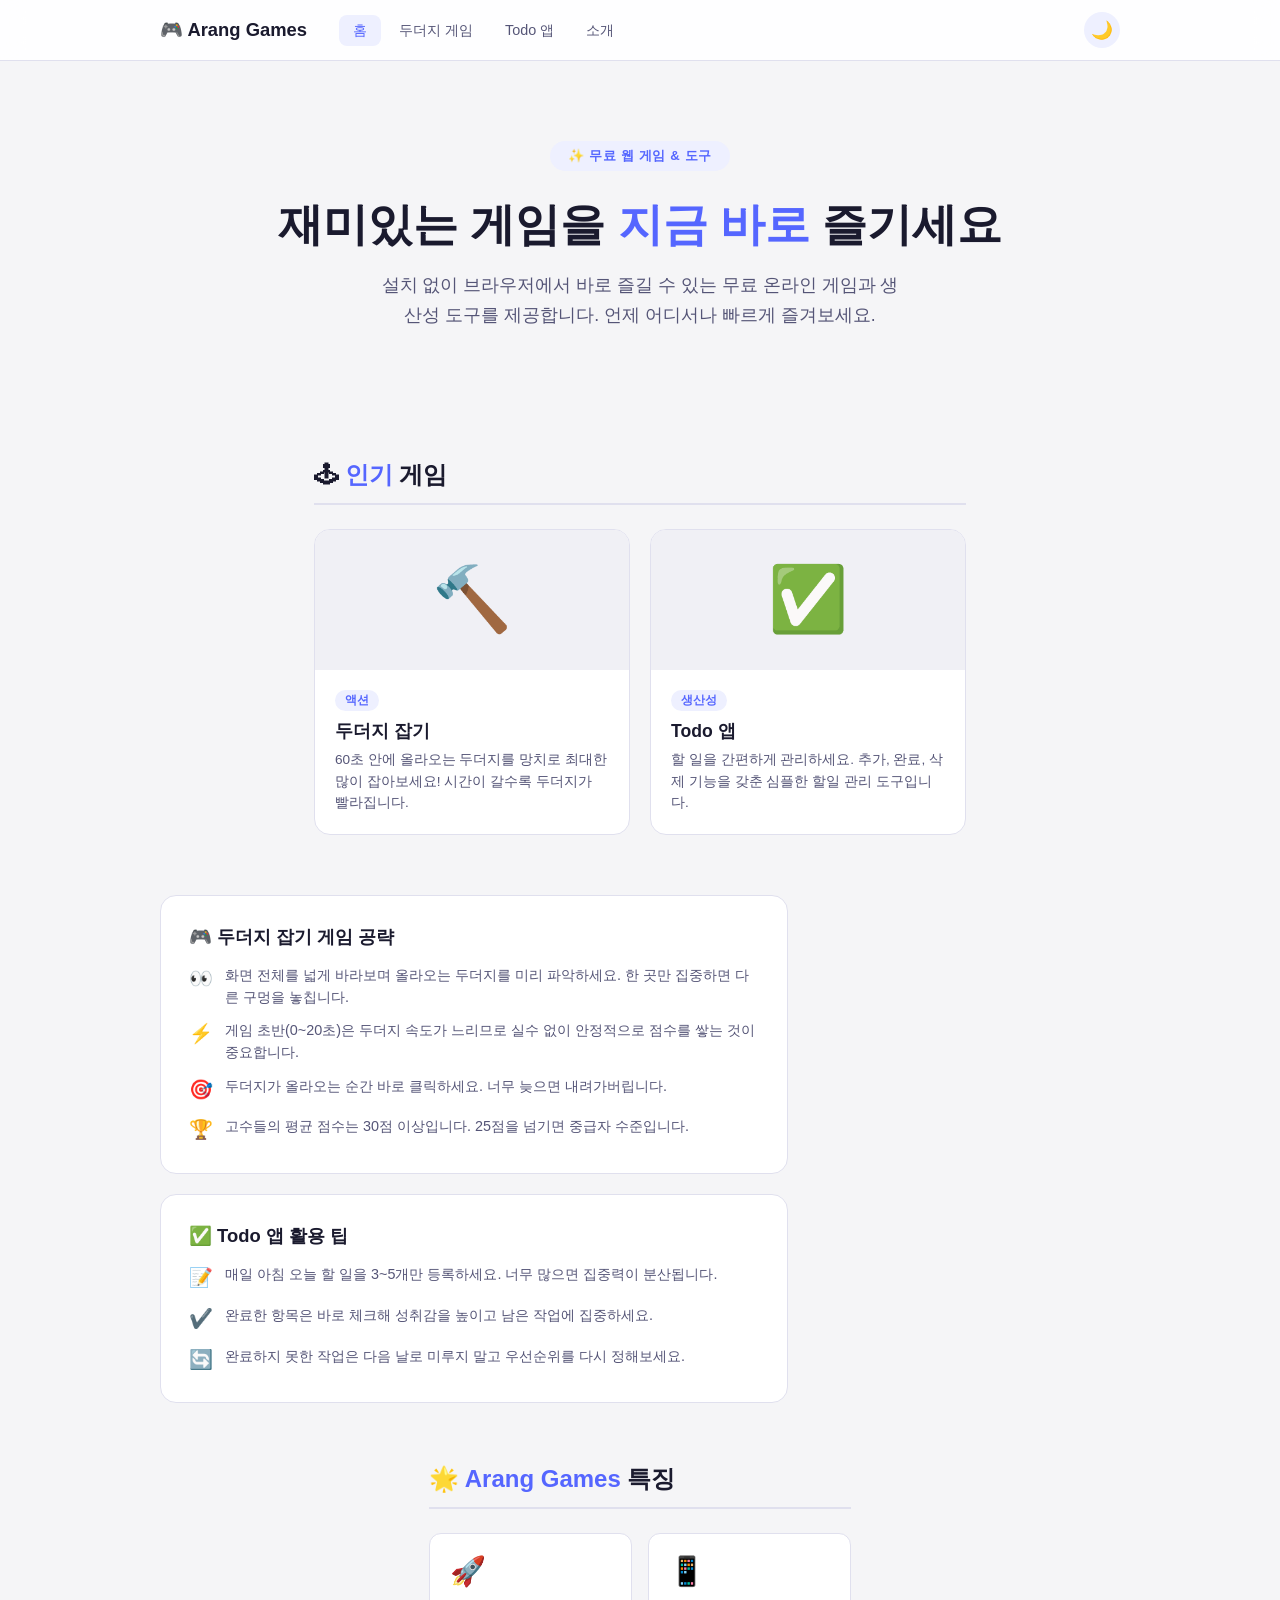
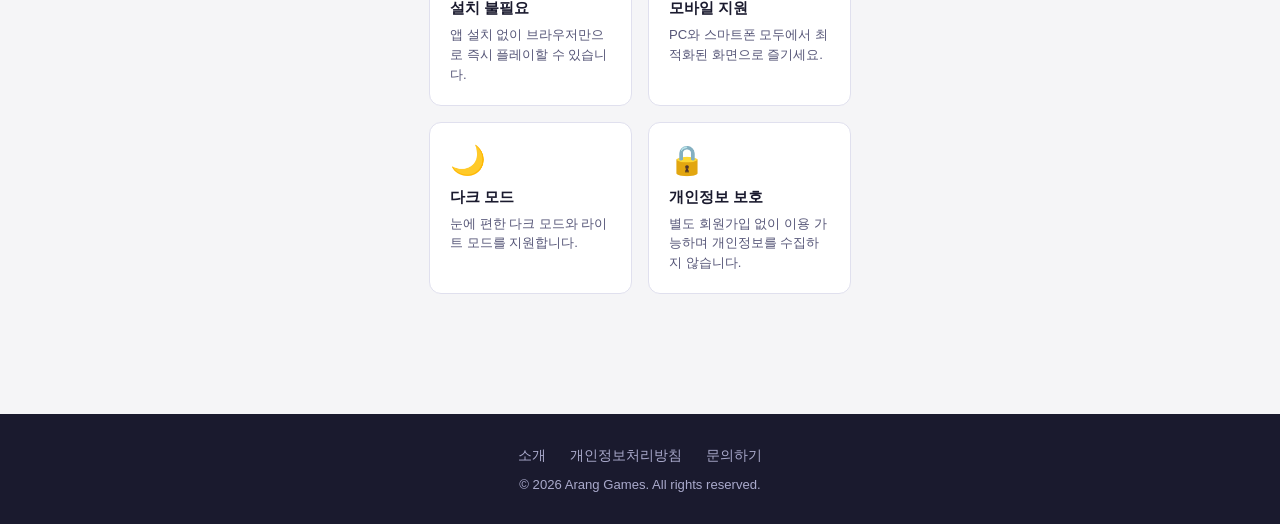
<file: index.html>
<!DOCTYPE html>
<html lang="ko">
<head>
  <meta charset="UTF-8" />
  <meta name="viewport" content="width=device-width, initial-scale=1.0" />
  <meta name="description" content="무료 온라인 게임과 생산성 도구를 제공하는 Arang Games. 두더지 잡기, 할일 관리 앱 등 다양한 웹 게임을 즐겨보세요." />
  <meta name="keywords" content="무료게임, 온라인게임, 두더지잡기, 브라우저게임, 할일관리, 웹게임" />
  <meta name="author" content="Arang Games" />
  <meta property="og:title" content="Arang Games - 무료 온라인 게임" />
  <meta property="og:description" content="누구나 즐길 수 있는 무료 웹 게임과 생산성 도구 모음" />
  <meta property="og:type" content="website" />
  <meta property="og:url" content="https://arangtestgit.pages.dev/" />
  <title>Arang Games - 무료 온라인 게임 & 생산성 도구</title>
  <script async src="https://pagead2.googlesyndication.com/pagead/js/adsbygoogle.js?client=ca-pub-8160889969694810" crossorigin="anonymous"></script>
  <link rel="stylesheet" href="shared.css" />
  <style>
    .hero {
      text-align: center;
      padding: 80px 20px 60px;
    }
    .hero h1 {
      font-size: 2.8rem;
      font-weight: 800;
      margin-bottom: 16px;
      color: var(--text-primary);
    }
    .hero h1 span { color: var(--accent); }
    .hero p {
      font-size: 1.1rem;
      color: var(--text-secondary);
      max-width: 520px;
      margin: 0 auto 36px;
      line-height: 1.7;
    }
    .hero-badge {
      display: inline-block;
      background: var(--accent-light);
      color: var(--accent);
      border-radius: 50px;
      padding: 6px 18px;
      font-size: 0.82rem;
      font-weight: 700;
      letter-spacing: 0.05em;
      margin-bottom: 24px;
    }

    /* 광고 배너 영역 */
    .ad-banner {
      width: 100%;
      max-width: 728px;
      margin: 0 auto 48px;
      background: var(--ad-bg);
      border: 1px dashed var(--border);
      border-radius: 8px;
      height: 90px;
      display: flex;
      align-items: center;
      justify-content: center;
      color: var(--text-muted);
      font-size: 0.8rem;
    }

    /* 게임 카드 섹션 */
    .section { max-width: 1000px; margin: 0 auto; padding: 0 20px 60px; }
    .section-title {
      font-size: 1.5rem;
      font-weight: 700;
      color: var(--text-primary);
      margin-bottom: 24px;
      padding-bottom: 12px;
      border-bottom: 2px solid var(--border);
    }
    .section-title span { color: var(--accent); }

    .cards {
      display: grid;
      grid-template-columns: repeat(auto-fill, minmax(280px, 1fr));
      gap: 20px;
    }

    .card {
      background: var(--card-bg);
      border: 1px solid var(--border);
      border-radius: 16px;
      overflow: hidden;
      text-decoration: none;
      color: inherit;
      transition: transform 0.2s, box-shadow 0.2s, border-color 0.2s;
      display: block;
    }
    .card:hover {
      transform: translateY(-4px);
      border-color: var(--accent);
      box-shadow: 0 12px 32px var(--shadow);
    }
    .card-thumb {
      background: var(--card-thumb-bg);
      height: 140px;
      display: flex;
      align-items: center;
      justify-content: center;
      font-size: 4rem;
    }
    .card-body { padding: 20px; }
    .card-tag {
      display: inline-block;
      background: var(--accent-light);
      color: var(--accent);
      border-radius: 50px;
      padding: 3px 10px;
      font-size: 0.72rem;
      font-weight: 700;
      margin-bottom: 8px;
    }
    .card-body h2 {
      font-size: 1.1rem;
      font-weight: 700;
      color: var(--text-primary);
      margin-bottom: 6px;
    }
    .card-body p {
      font-size: 0.85rem;
      color: var(--text-secondary);
      line-height: 1.6;
    }

    /* 콘텐츠 섹션 */
    .content-section {
      max-width: 1000px;
      margin: 0 auto;
      padding: 0 20px 60px;
      display: grid;
      grid-template-columns: 1fr 300px;
      gap: 32px;
    }
    .content-box {
      background: var(--card-bg);
      border: 1px solid var(--border);
      border-radius: 16px;
      padding: 28px;
    }
    .content-box h3 {
      font-size: 1.15rem;
      font-weight: 700;
      color: var(--text-primary);
      margin-bottom: 16px;
    }
    .content-box ul {
      list-style: none;
      display: flex;
      flex-direction: column;
      gap: 12px;
    }
    .content-box ul li {
      display: flex;
      gap: 12px;
      font-size: 0.9rem;
      color: var(--text-secondary);
      line-height: 1.5;
    }
    .content-box ul li .icon { font-size: 1.2rem; flex-shrink: 0; }

    /* 사이드 광고 */
    .ad-side {
      background: var(--ad-bg);
      border: 1px dashed var(--border);
      border-radius: 12px;
      min-height: 250px;
      display: flex;
      align-items: center;
      justify-content: center;
      color: var(--text-muted);
      font-size: 0.8rem;
    }

    /* 팁 섹션 */
    .tips-grid {
      display: grid;
      grid-template-columns: repeat(auto-fill, minmax(200px, 1fr));
      gap: 16px;
      margin-top: 0;
    }
    .tip-card {
      background: var(--card-bg);
      border: 1px solid var(--border);
      border-radius: 12px;
      padding: 20px;
    }
    .tip-card .tip-icon { font-size: 1.8rem; margin-bottom: 10px; }
    .tip-card h4 { font-size: 0.95rem; color: var(--text-primary); margin-bottom: 6px; }
    .tip-card p { font-size: 0.82rem; color: var(--text-secondary); line-height: 1.5; }

    @media (max-width: 700px) {
      .hero h1 { font-size: 2rem; }
      .content-section { grid-template-columns: 1fr; }
      .ad-side { min-height: 100px; }
    }
  </style>
</head>
<body>

  <!-- 네비게이션 -->
  <nav class="navbar">
    <div class="nav-inner">
      <a class="nav-logo" href="/">🎮 Arang Games</a>
      <ul class="nav-links">
        <li><a href="/" class="active">홈</a></li>
        <li><a href="/whack-a-mole/">두더지 게임</a></li>
        <li><a href="/todo.html">Todo 앱</a></li>
        <li><a href="/about.html">소개</a></li>
      </ul>
      <button class="theme-toggle" id="themeToggle" title="다크/라이트 모드">
        <span id="themeIcon">🌙</span>
      </button>
    </div>
  </nav>

  <!-- 히어로 -->
  <section class="hero">
    <span class="hero-badge">✨ 무료 웹 게임 & 도구</span>
    <h1>재미있는 게임을 <span>지금 바로</span> 즐기세요</h1>
    <p>설치 없이 브라우저에서 바로 즐길 수 있는 무료 온라인 게임과 생산성 도구를 제공합니다. 언제 어디서나 빠르게 즐겨보세요.</p>
  </section>

  <!-- 상단 광고 배너 -->
  <div style="max-width:1000px;margin:0 auto;padding:0 20px 32px;">
    <ins class="adsbygoogle"
         style="display:block"
         data-ad-client="ca-pub-8160889969694810"
         data-ad-slot="auto"
         data-ad-format="auto"
         data-full-width-responsive="true"></ins>
    <script>(adsbygoogle = window.adsbygoogle || []).push({});</script>
  </div>

  <!-- 게임 목록 -->
  <section class="section">
    <h2 class="section-title">🕹 <span>인기</span> 게임</h2>
    <div class="cards">
      <a class="card" href="/whack-a-mole/">
        <div class="card-thumb">🔨</div>
        <div class="card-body">
          <span class="card-tag">액션</span>
          <h2>두더지 잡기</h2>
          <p>60초 안에 올라오는 두더지를 망치로 최대한 많이 잡아보세요! 시간이 갈수록 두더지가 빨라집니다.</p>
        </div>
      </a>
      <a class="card" href="/todo.html">
        <div class="card-thumb">✅</div>
        <div class="card-body">
          <span class="card-tag">생산성</span>
          <h2>Todo 앱</h2>
          <p>할 일을 간편하게 관리하세요. 추가, 완료, 삭제 기능을 갖춘 심플한 할일 관리 도구입니다.</p>
        </div>
      </a>
    </div>
  </section>

  <!-- 본문 콘텐츠 + 사이드 광고 -->
  <div class="content-section">
    <div>
      <div class="content-box" style="margin-bottom:20px;">
        <h3>🎮 두더지 잡기 게임 공략</h3>
        <ul>
          <li><span class="icon">👀</span><span>화면 전체를 넓게 바라보며 올라오는 두더지를 미리 파악하세요. 한 곳만 집중하면 다른 구멍을 놓칩니다.</span></li>
          <li><span class="icon">⚡</span><span>게임 초반(0~20초)은 두더지 속도가 느리므로 실수 없이 안정적으로 점수를 쌓는 것이 중요합니다.</span></li>
          <li><span class="icon">🎯</span><span>두더지가 올라오는 순간 바로 클릭하세요. 너무 늦으면 내려가버립니다.</span></li>
          <li><span class="icon">🏆</span><span>고수들의 평균 점수는 30점 이상입니다. 25점을 넘기면 중급자 수준입니다.</span></li>
        </ul>
      </div>
      <div class="content-box">
        <h3>✅ Todo 앱 활용 팁</h3>
        <ul>
          <li><span class="icon">📝</span><span>매일 아침 오늘 할 일을 3~5개만 등록하세요. 너무 많으면 집중력이 분산됩니다.</span></li>
          <li><span class="icon">✔️</span><span>완료한 항목은 바로 체크해 성취감을 높이고 남은 작업에 집중하세요.</span></li>
          <li><span class="icon">🔄</span><span>완료하지 못한 작업은 다음 날로 미루지 말고 우선순위를 다시 정해보세요.</span></li>
        </ul>
      </div>
    </div>
    <!-- 사이드 광고 -->
    <div>
      <ins class="adsbygoogle"
           style="display:block"
           data-ad-client="ca-pub-8160889969694810"
           data-ad-slot="auto"
           data-ad-format="auto"
           data-full-width-responsive="true"></ins>
      <script>(adsbygoogle = window.adsbygoogle || []).push({});</script>
    </div>
  </div>

  <!-- 특징 섹션 -->
  <section class="section">
    <h2 class="section-title">🌟 <span>Arang Games</span> 특징</h2>
    <div class="tips-grid">
      <div class="tip-card">
        <div class="tip-icon">🚀</div>
        <h4>설치 불필요</h4>
        <p>앱 설치 없이 브라우저만으로 즉시 플레이할 수 있습니다.</p>
      </div>
      <div class="tip-card">
        <div class="tip-icon">📱</div>
        <h4>모바일 지원</h4>
        <p>PC와 스마트폰 모두에서 최적화된 화면으로 즐기세요.</p>
      </div>
      <div class="tip-card">
        <div class="tip-icon">🌙</div>
        <h4>다크 모드</h4>
        <p>눈에 편한 다크 모드와 라이트 모드를 지원합니다.</p>
      </div>
      <div class="tip-card">
        <div class="tip-icon">🔒</div>
        <h4>개인정보 보호</h4>
        <p>별도 회원가입 없이 이용 가능하며 개인정보를 수집하지 않습니다.</p>
      </div>
    </div>
  </section>

  <!-- 하단 광고 배너 -->
  <div style="max-width:1000px;margin:0 auto;padding:0 20px 60px;">
    <ins class="adsbygoogle"
         style="display:block"
         data-ad-client="ca-pub-8160889969694810"
         data-ad-slot="auto"
         data-ad-format="auto"
         data-full-width-responsive="true"></ins>
    <script>(adsbygoogle = window.adsbygoogle || []).push({});</script>
  </div>

  <!-- 푸터 -->
  <footer class="footer">
    <div class="footer-inner">
      <div class="footer-links">
        <a href="/about.html">소개</a>
        <a href="/privacy.html">개인정보처리방침</a>
        <a href="mailto:sangdori.mm@gmail.com">문의하기</a>
      </div>
      <p class="footer-copy">© 2026 Arang Games. All rights reserved.</p>
    </div>
  </footer>

  <script src="shared.js"></script>
</body>
</html>
</file>
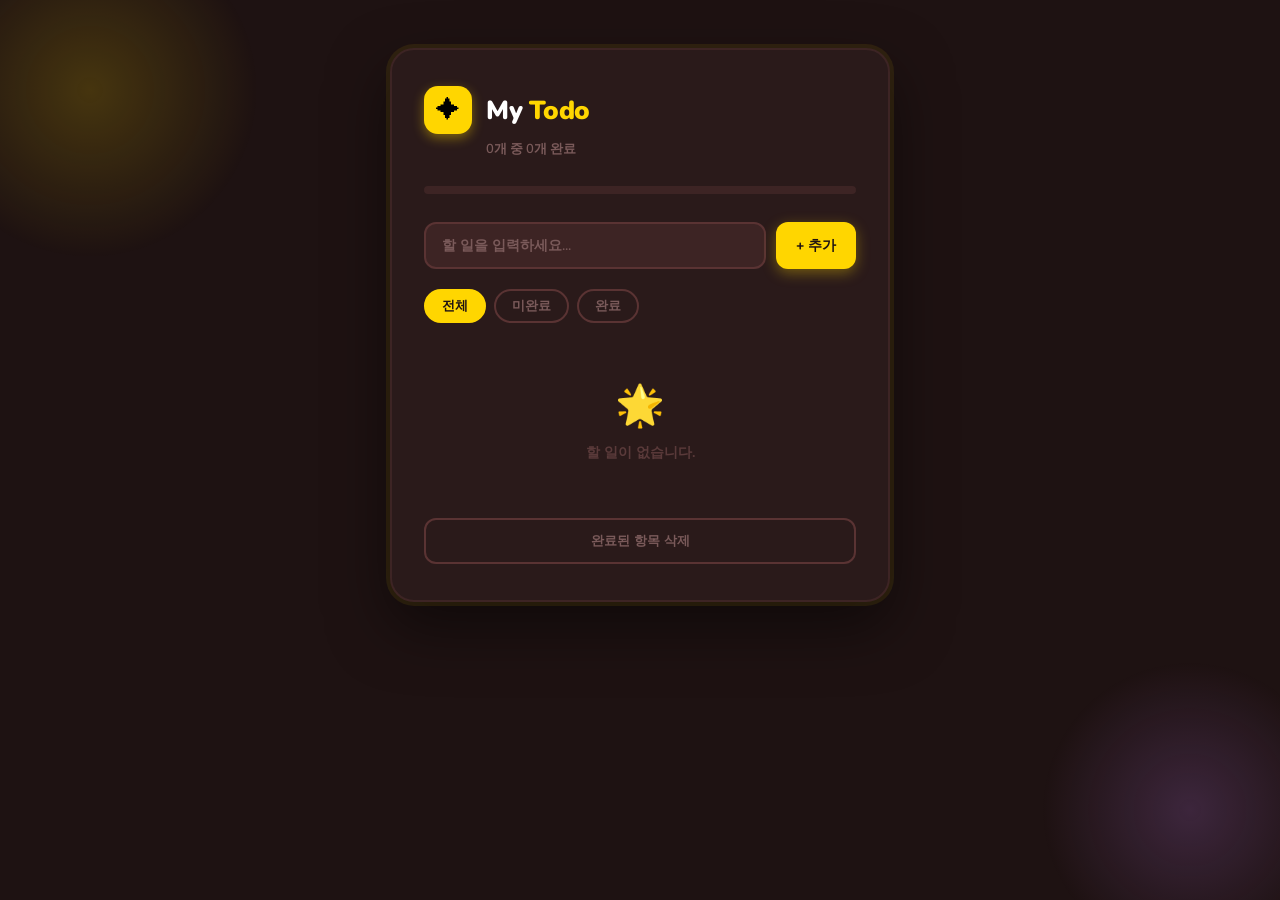
<file: todo/index.html>
<!DOCTYPE html>
<html lang="ko">
<head>
  <meta charset="UTF-8">
  <meta name="viewport" content="width=device-width, initial-scale=1.0">
  <title>Todo 체크리스트</title>
  <link rel="stylesheet" href="style.css">
</head>
<body>
  <div class="container">

    <div class="header">
      <div class="header-icon">✦</div>
      <h1>My <span>Todo</span></h1>
    </div>
    <p class="stats" id="stats">0개 중 0개 완료</p>

    <div class="progress-wrap">
      <div class="progress-bar" id="progressBar"></div>
    </div>

    <div class="input-row">
      <input type="text" id="todoInput" placeholder="할 일을 입력하세요..." />
      <button onclick="addTodo()">+ 추가</button>
    </div>

    <div class="filter-row">
      <button class="filter-btn active" onclick="setFilter('all', this)">전체</button>
      <button class="filter-btn" onclick="setFilter('active', this)">미완료</button>
      <button class="filter-btn" onclick="setFilter('done', this)">완료</button>
    </div>

    <ul id="todoList"></ul>

    <div class="empty" id="emptyMsg" style="display:none;">
      <span class="empty-icon">🌟</span>
      할 일이 없습니다.
    </div>

    <button class="clear-btn" onclick="clearDone()">완료된 항목 삭제</button>

  </div>
  <script src="app.js"></script>
</body>
</html>
</file>
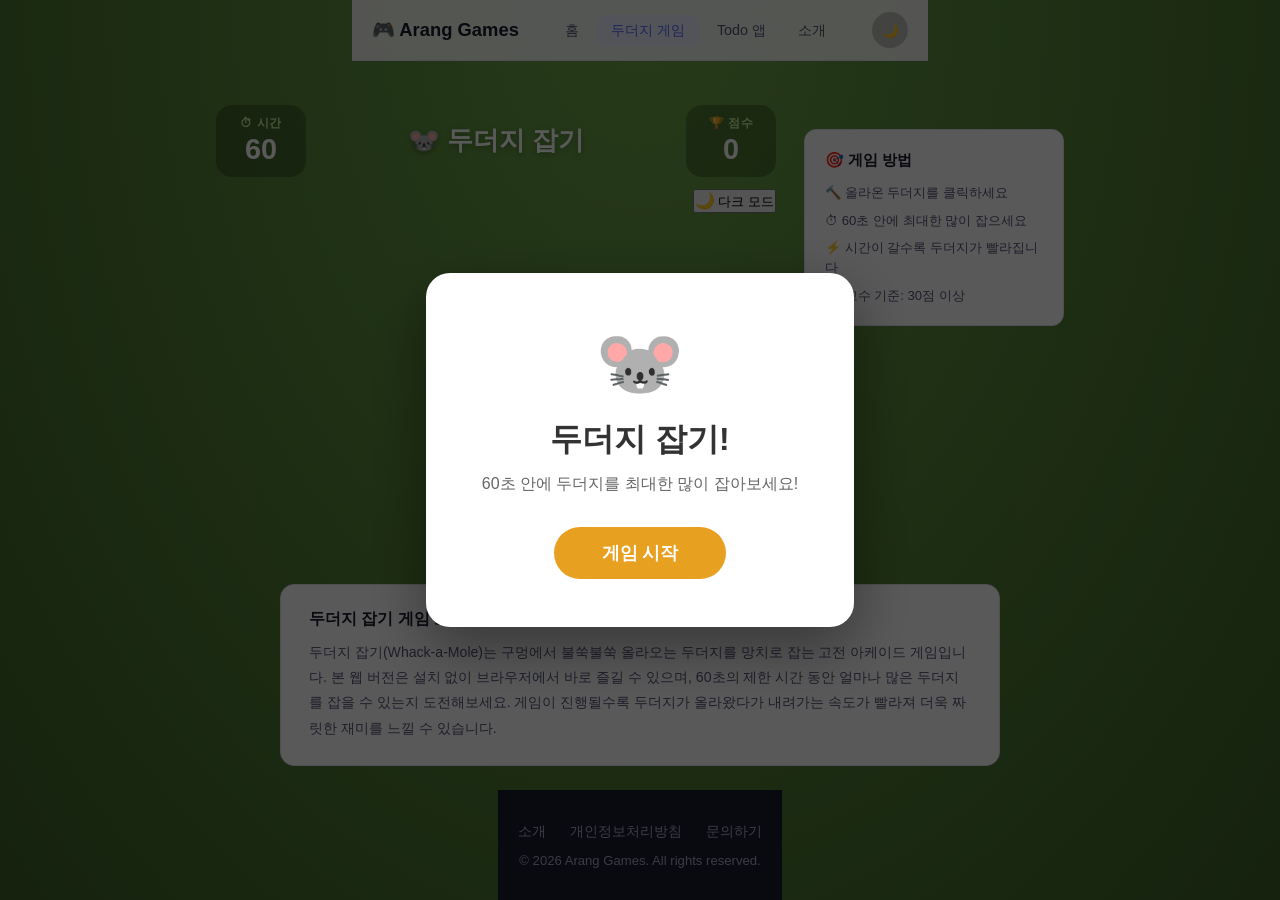
<file: whack-a-mole/index.html>
<!DOCTYPE html>
<html lang="ko">
<head>
  <meta charset="UTF-8" />
  <meta name="viewport" content="width=device-width, initial-scale=1.0" />
  <meta name="description" content="두더지 잡기 - 60초 안에 올라오는 두더지를 망치로 잡아보세요! 무료 브라우저 게임." />
  <meta name="keywords" content="두더지잡기, 무료게임, 온라인게임, 브라우저게임, whack a mole" />
  <meta property="og:title" content="두더지 잡기 - Arang Games" />
  <meta property="og:description" content="60초 안에 두더지를 최대한 많이 잡아보세요!" />
  <meta property="og:type" content="website" />
  <title>두더지 잡기 - Arang Games</title>
  <script async src="https://pagead2.googlesyndication.com/pagead/js/adsbygoogle.js?client=ca-pub-8160889969694810" crossorigin="anonymous"></script>
  <link rel="stylesheet" href="../shared.css" />
  <link rel="stylesheet" href="style.css" />
</head>
<body>

  <!-- 네비게이션 -->
  <nav class="navbar">
    <div class="nav-inner">
      <a class="nav-logo" href="/">🎮 Arang Games</a>
      <ul class="nav-links">
        <li><a href="/">홈</a></li>
        <li><a href="/whack-a-mole/" class="active">두더지 게임</a></li>
        <li><a href="/todo.html">Todo 앱</a></li>
        <li><a href="/about.html">소개</a></li>
      </ul>
      <button class="theme-toggle" id="themeToggle"><span id="themeIcon">🌙</span></button>
    </div>
  </nav>

  <!-- 상단 광고 -->
  <div class="game-ad-top">
    <ins class="adsbygoogle"
         style="display:block"
         data-ad-client="ca-pub-8160889969694810"
         data-ad-slot="auto"
         data-ad-format="auto"
         data-full-width-responsive="true"></ins>
    <script>(adsbygoogle = window.adsbygoogle || []).push({});</script>
  </div>

  <!-- 시작 화면 -->
  <div class="overlay" id="startScreen">
    <div class="overlay-box">
      <div class="title-mole">🐭</div>
      <h1>두더지 잡기!</h1>
      <p>60초 안에 두더지를 최대한 많이 잡아보세요!</p>
      <button id="startBtn">게임 시작</button>
    </div>
  </div>

  <!-- 종료 화면 -->
  <div class="overlay hidden" id="endScreen">
    <div class="overlay-box">
      <div class="title-mole">🥳</div>
      <h1>게임 종료!</h1>
      <p>최종 점수: <span id="finalScore">0</span>점</p>
      <button id="restartBtn">다시 하기</button>
    </div>
  </div>

  <!-- 게임 레이아웃 -->
  <div class="game-layout">

    <!-- 게임 본체 -->
    <main class="game-main">
      <div class="game-container">
        <header>
          <div class="stat">
            <span class="label">⏱ 시간</span>
            <span class="value" id="timer">60</span>
          </div>
          <h1 class="game-title">🐭 두더지 잡기</h1>
          <div class="stat">
            <span class="label">🏆 점수</span>
            <span class="value" id="score">0</span>
          </div>
        </header>

        <div class="theme-bar">
          <button class="theme-toggle-game" id="themeToggleGame" title="다크/라이트 모드 전환">
            <span class="theme-icon" id="themeIconGame">🌙</span>
            <span class="theme-label-text">다크 모드</span>
          </button>
        </div>

        <div class="grid" id="grid"></div>
        <div class="hit-message" id="hitMessage">+1</div>
      </div>
    </main>

    <!-- 사이드 광고 -->
    <aside class="game-aside">
      <ins class="adsbygoogle"
           style="display:block"
           data-ad-client="ca-pub-8160889969694810"
           data-ad-slot="auto"
           data-ad-format="auto"
           data-full-width-responsive="true"></ins>
      <script>(adsbygoogle = window.adsbygoogle || []).push({});</script>
      <div class="guide-box">
        <h3>🎯 게임 방법</h3>
        <ul>
          <li>🔨 올라온 두더지를 클릭하세요</li>
          <li>⏱ 60초 안에 최대한 많이 잡으세요</li>
          <li>⚡ 시간이 갈수록 두더지가 빨라집니다</li>
          <li>🏆 고수 기준: 30점 이상</li>
        </ul>
      </div>
    </aside>
  </div>

  <!-- 하단 콘텐츠 -->
  <section class="game-info-section">
    <div class="game-info-inner">
      <h2>두더지 잡기 게임 소개</h2>
      <p>두더지 잡기(Whack-a-Mole)는 구멍에서 불쑥불쑥 올라오는 두더지를 망치로 잡는 고전 아케이드 게임입니다. 본 웹 버전은 설치 없이 브라우저에서 바로 즐길 수 있으며, 60초의 제한 시간 동안 얼마나 많은 두더지를 잡을 수 있는지 도전해보세요. 게임이 진행될수록 두더지가 올라왔다가 내려가는 속도가 빨라져 더욱 짜릿한 재미를 느낄 수 있습니다.</p>
    </div>
  </section>

  <!-- 하단 광고 -->
  <div class="game-ad-bottom">
    <ins class="adsbygoogle"
         style="display:block"
         data-ad-client="ca-pub-8160889969694810"
         data-ad-slot="auto"
         data-ad-format="auto"
         data-full-width-responsive="true"></ins>
    <script>(adsbygoogle = window.adsbygoogle || []).push({});</script>
  </div>

  <!-- 푸터 -->
  <footer class="footer">
    <div class="footer-inner">
      <div class="footer-links">
        <a href="/about.html">소개</a>
        <a href="/privacy.html">개인정보처리방침</a>
        <a href="mailto:sangdori.mm@gmail.com">문의하기</a>
      </div>
      <p class="footer-copy">© 2026 Arang Games. All rights reserved.</p>
    </div>
  </footer>

  <script src="../shared.js"></script>
  <script src="app.js"></script>
</body>
</html>
</file>
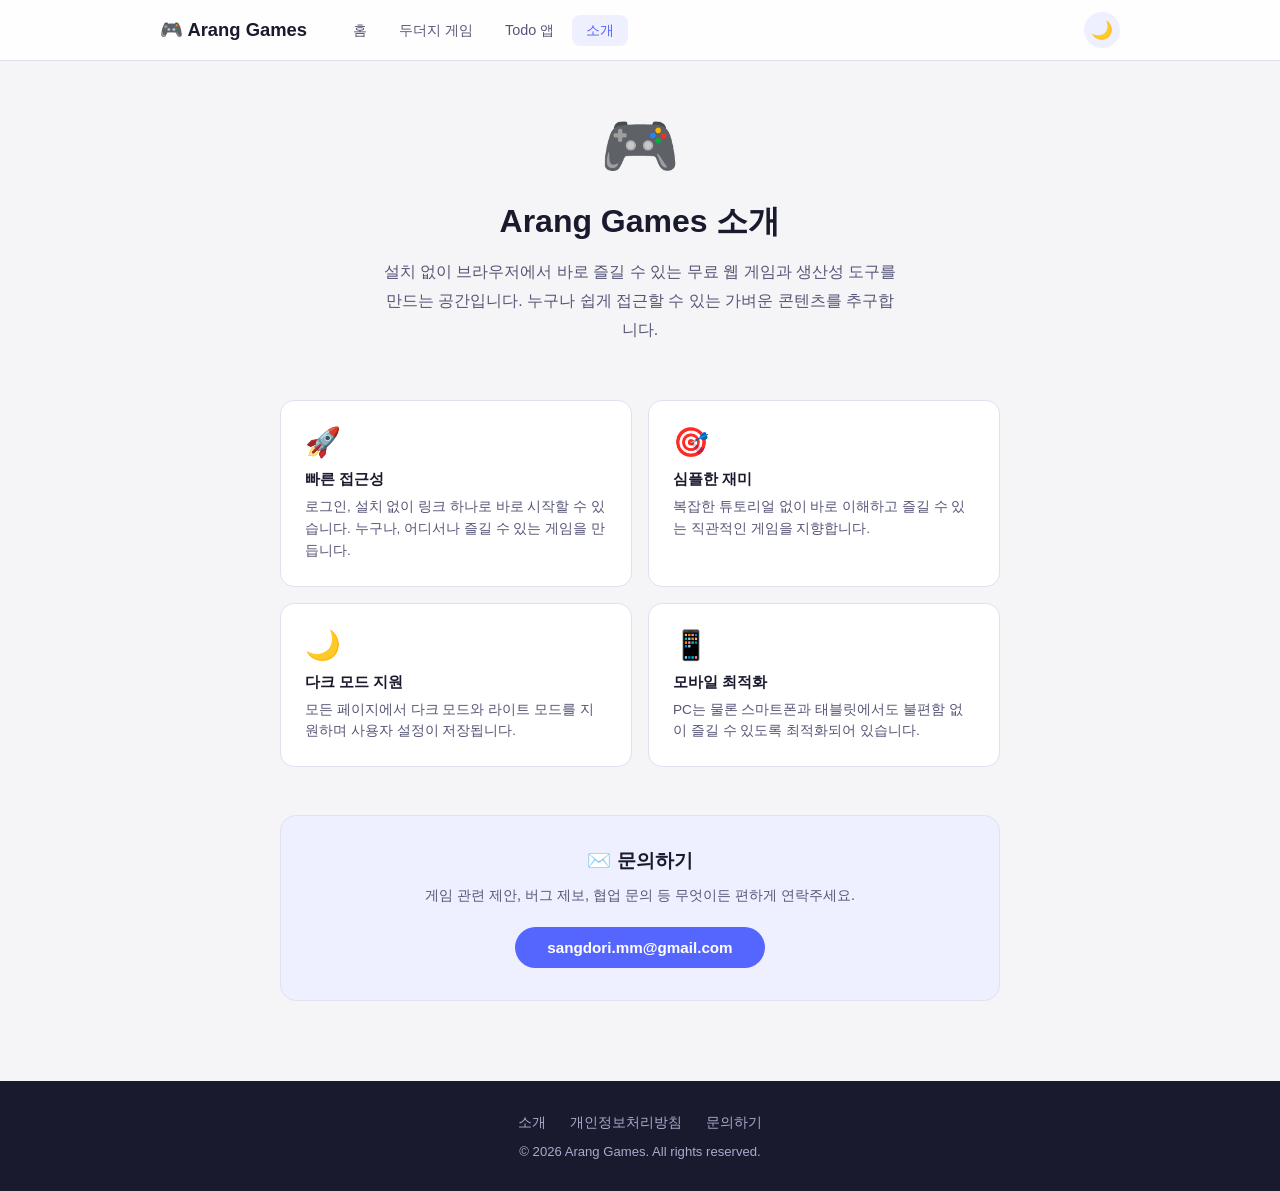
<file: about.html>
<!DOCTYPE html>
<html lang="ko">
<head>
  <meta charset="UTF-8" />
  <meta name="viewport" content="width=device-width, initial-scale=1.0" />
  <meta name="description" content="Arang Games 소개 - 누구나 즐길 수 있는 무료 웹 게임과 생산성 도구를 만드는 공간입니다." />
  <title>소개 - Arang Games</title>
  <script async src="https://pagead2.googlesyndication.com/pagead/js/adsbygoogle.js?client=ca-pub-8160889969694810" crossorigin="anonymous"></script>
  <link rel="stylesheet" href="shared.css" />
  <style>
    .page-wrap {
      max-width: 760px;
      margin: 0 auto;
      padding: 48px 20px 80px;
      flex: 1;
    }
    .about-hero {
      text-align: center;
      margin-bottom: 56px;
    }
    .about-hero .emoji { font-size: 4rem; margin-bottom: 16px; }
    .about-hero h1 {
      font-size: 2rem;
      font-weight: 800;
      color: var(--text-primary);
      margin-bottom: 14px;
    }
    .about-hero p {
      font-size: 1rem;
      color: var(--text-secondary);
      line-height: 1.8;
      max-width: 520px;
      margin: 0 auto;
    }
    .info-grid {
      display: grid;
      grid-template-columns: 1fr 1fr;
      gap: 16px;
      margin-bottom: 48px;
    }
    .info-card {
      background: var(--card-bg);
      border: 1px solid var(--border);
      border-radius: 14px;
      padding: 24px;
      transition: background 0.3s, border-color 0.3s;
    }
    .info-card .ic-icon { font-size: 1.8rem; margin-bottom: 10px; }
    .info-card h3 {
      font-size: 0.95rem;
      font-weight: 700;
      color: var(--text-primary);
      margin-bottom: 6px;
    }
    .info-card p {
      font-size: 0.85rem;
      color: var(--text-secondary);
      line-height: 1.6;
    }
    .contact-box {
      background: var(--accent-light);
      border: 1px solid var(--border);
      border-radius: 16px;
      padding: 32px;
      text-align: center;
    }
    .contact-box h2 {
      font-size: 1.2rem;
      font-weight: 700;
      color: var(--text-primary);
      margin-bottom: 10px;
    }
    .contact-box p {
      font-size: 0.9rem;
      color: var(--text-secondary);
      margin-bottom: 20px;
      line-height: 1.6;
    }
    .contact-box a {
      display: inline-block;
      background: var(--accent);
      color: #fff;
      border-radius: 50px;
      padding: 12px 32px;
      font-size: 0.95rem;
      font-weight: 700;
      text-decoration: none;
      transition: opacity 0.2s;
    }
    .contact-box a:hover { opacity: 0.85; }
    @media (max-width: 500px) {
      .info-grid { grid-template-columns: 1fr; }
    }
  </style>
</head>
<body>

  <nav class="navbar">
    <div class="nav-inner">
      <a class="nav-logo" href="/">🎮 Arang Games</a>
      <ul class="nav-links">
        <li><a href="/">홈</a></li>
        <li><a href="/whack-a-mole/">두더지 게임</a></li>
        <li><a href="/todo.html">Todo 앱</a></li>
        <li><a href="/about.html" class="active">소개</a></li>
      </ul>
      <button class="theme-toggle" id="themeToggle"><span id="themeIcon">🌙</span></button>
    </div>
  </nav>

  <div class="page-wrap">
    <div class="about-hero">
      <div class="emoji">🎮</div>
      <h1>Arang Games 소개</h1>
      <p>설치 없이 브라우저에서 바로 즐길 수 있는 무료 웹 게임과 생산성 도구를 만드는 공간입니다. 누구나 쉽게 접근할 수 있는 가벼운 콘텐츠를 추구합니다.</p>
    </div>

    <div class="info-grid">
      <div class="info-card">
        <div class="ic-icon">🚀</div>
        <h3>빠른 접근성</h3>
        <p>로그인, 설치 없이 링크 하나로 바로 시작할 수 있습니다. 누구나, 어디서나 즐길 수 있는 게임을 만듭니다.</p>
      </div>
      <div class="info-card">
        <div class="ic-icon">🎯</div>
        <h3>심플한 재미</h3>
        <p>복잡한 튜토리얼 없이 바로 이해하고 즐길 수 있는 직관적인 게임을 지향합니다.</p>
      </div>
      <div class="info-card">
        <div class="ic-icon">🌙</div>
        <h3>다크 모드 지원</h3>
        <p>모든 페이지에서 다크 모드와 라이트 모드를 지원하며 사용자 설정이 저장됩니다.</p>
      </div>
      <div class="info-card">
        <div class="ic-icon">📱</div>
        <h3>모바일 최적화</h3>
        <p>PC는 물론 스마트폰과 태블릿에서도 불편함 없이 즐길 수 있도록 최적화되어 있습니다.</p>
      </div>
    </div>

    <div class="contact-box">
      <h2>✉️ 문의하기</h2>
      <p>게임 관련 제안, 버그 제보, 협업 문의 등 무엇이든 편하게 연락주세요.</p>
      <a href="mailto:sangdori.mm@gmail.com">sangdori.mm@gmail.com</a>
    </div>
  </div>

  <footer class="footer">
    <div class="footer-inner">
      <div class="footer-links">
        <a href="/about.html">소개</a>
        <a href="/privacy.html">개인정보처리방침</a>
        <a href="mailto:sangdori.mm@gmail.com">문의하기</a>
      </div>
      <p class="footer-copy">© 2026 Arang Games. All rights reserved.</p>
    </div>
  </footer>

  <script src="shared.js"></script>
</body>
</html>
</file>
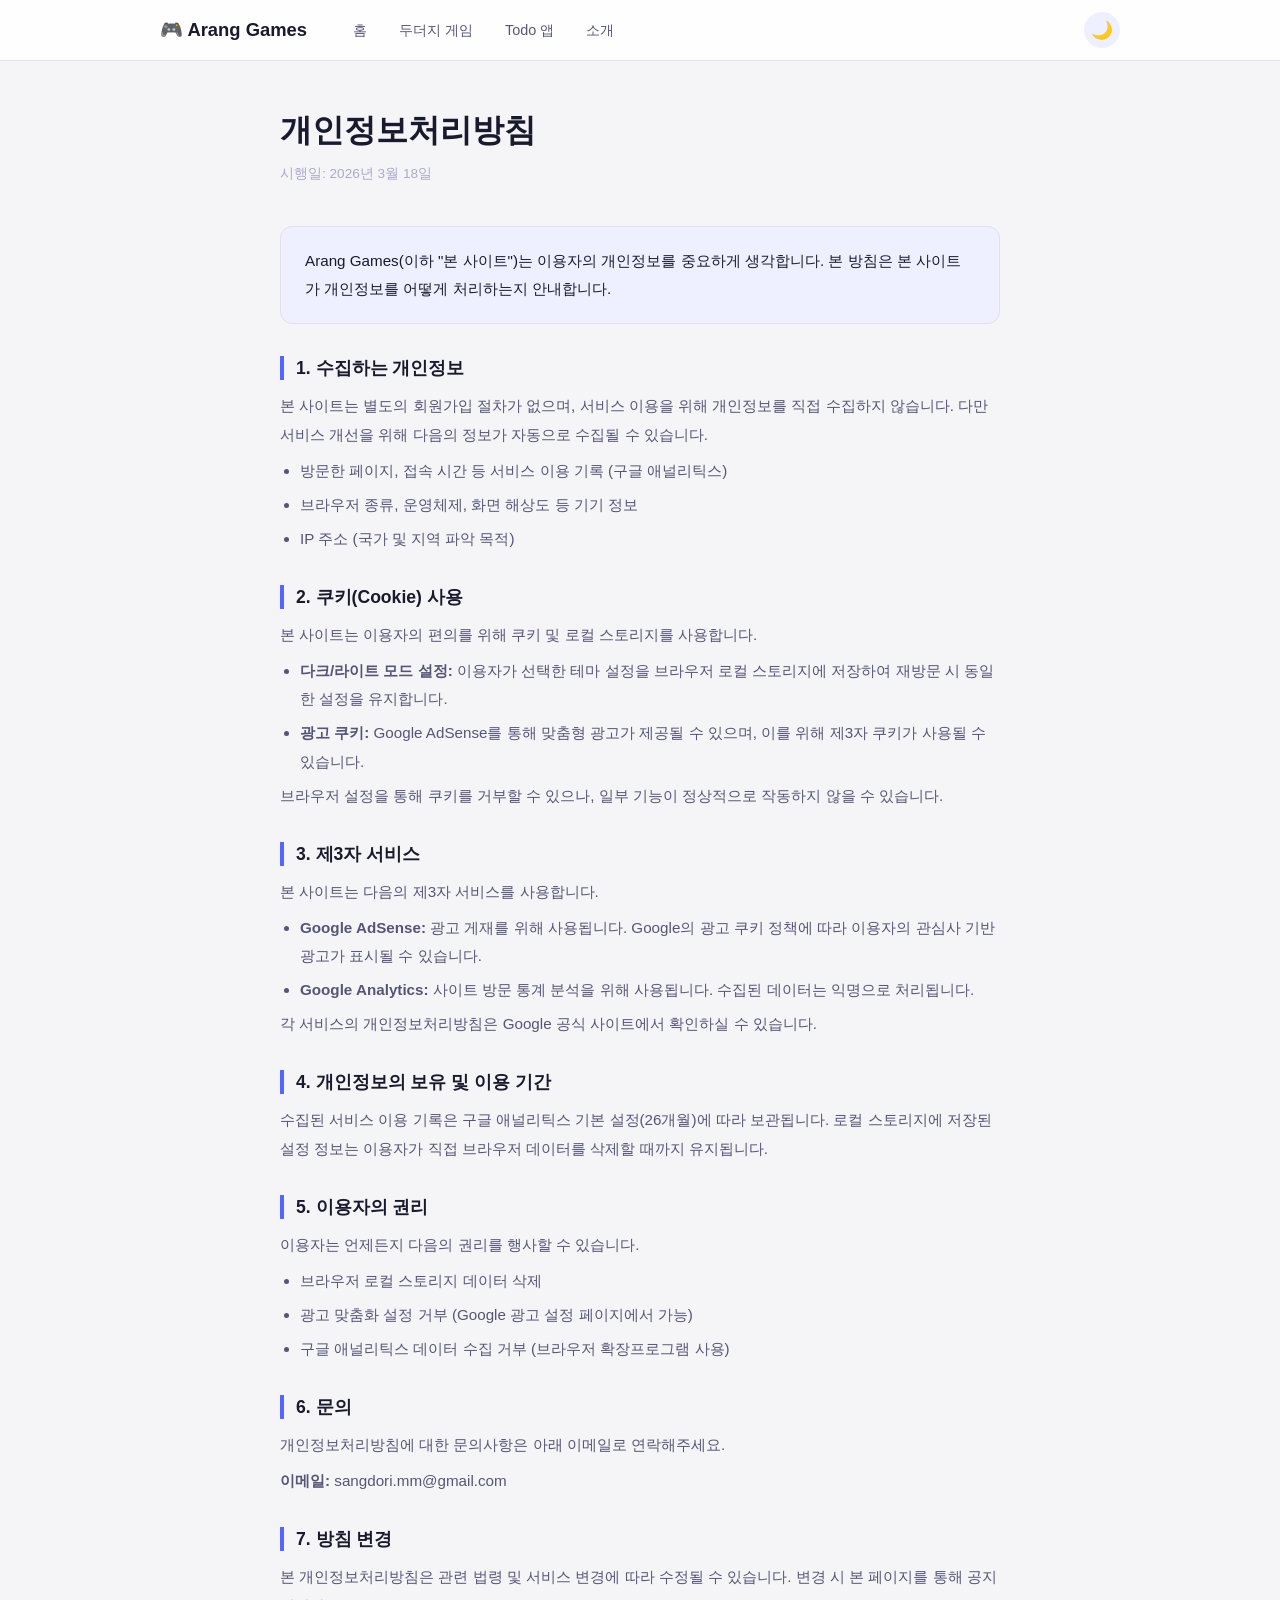
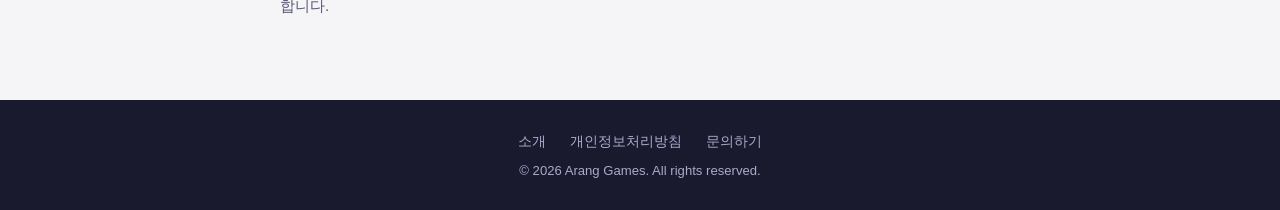
<file: privacy.html>
<!DOCTYPE html>
<html lang="ko">
<head>
  <meta charset="UTF-8" />
  <meta name="viewport" content="width=device-width, initial-scale=1.0" />
  <meta name="description" content="Arang Games 개인정보처리방침 - 이용자의 개인정보 처리에 관한 정책을 안내합니다." />
  <title>개인정보처리방침 - Arang Games</title>
  <script async src="https://pagead2.googlesyndication.com/pagead/js/adsbygoogle.js?client=ca-pub-8160889969694810" crossorigin="anonymous"></script>
  <link rel="stylesheet" href="shared.css" />
  <style>
    .page-wrap {
      max-width: 760px;
      margin: 0 auto;
      padding: 48px 20px 80px;
      flex: 1;
    }
    .page-wrap h1 {
      font-size: 2rem;
      font-weight: 800;
      color: var(--text-primary);
      margin-bottom: 8px;
    }
    .page-wrap .date {
      font-size: 0.85rem;
      color: var(--text-muted);
      margin-bottom: 40px;
    }
    .page-wrap h2 {
      font-size: 1.1rem;
      font-weight: 700;
      color: var(--text-primary);
      margin: 32px 0 12px;
      padding-left: 12px;
      border-left: 4px solid var(--accent);
    }
    .page-wrap p, .page-wrap li {
      font-size: 0.95rem;
      color: var(--text-secondary);
      line-height: 1.85;
    }
    .page-wrap ul {
      padding-left: 20px;
      margin-top: 8px;
    }
    .page-wrap li { margin-bottom: 6px; }
    .highlight-box {
      background: var(--accent-light);
      border: 1px solid var(--border);
      border-radius: 12px;
      padding: 20px 24px;
      margin: 24px 0;
    }
    .highlight-box p {
      color: var(--text-primary);
      font-weight: 500;
    }
  </style>
</head>
<body>

  <nav class="navbar">
    <div class="nav-inner">
      <a class="nav-logo" href="/">🎮 Arang Games</a>
      <ul class="nav-links">
        <li><a href="/">홈</a></li>
        <li><a href="/whack-a-mole/">두더지 게임</a></li>
        <li><a href="/todo.html">Todo 앱</a></li>
        <li><a href="/about.html">소개</a></li>
      </ul>
      <button class="theme-toggle" id="themeToggle"><span id="themeIcon">🌙</span></button>
    </div>
  </nav>

  <div class="page-wrap">
    <h1>개인정보처리방침</h1>
    <p class="date">시행일: 2026년 3월 18일</p>

    <div class="highlight-box">
      <p>Arang Games(이하 "본 사이트")는 이용자의 개인정보를 중요하게 생각합니다. 본 방침은 본 사이트가 개인정보를 어떻게 처리하는지 안내합니다.</p>
    </div>

    <h2>1. 수집하는 개인정보</h2>
    <p>본 사이트는 별도의 회원가입 절차가 없으며, 서비스 이용을 위해 개인정보를 직접 수집하지 않습니다. 다만 서비스 개선을 위해 다음의 정보가 자동으로 수집될 수 있습니다.</p>
    <ul>
      <li>방문한 페이지, 접속 시간 등 서비스 이용 기록 (구글 애널리틱스)</li>
      <li>브라우저 종류, 운영체제, 화면 해상도 등 기기 정보</li>
      <li>IP 주소 (국가 및 지역 파악 목적)</li>
    </ul>

    <h2>2. 쿠키(Cookie) 사용</h2>
    <p>본 사이트는 이용자의 편의를 위해 쿠키 및 로컬 스토리지를 사용합니다.</p>
    <ul>
      <li><strong>다크/라이트 모드 설정:</strong> 이용자가 선택한 테마 설정을 브라우저 로컬 스토리지에 저장하여 재방문 시 동일한 설정을 유지합니다.</li>
      <li><strong>광고 쿠키:</strong> Google AdSense를 통해 맞춤형 광고가 제공될 수 있으며, 이를 위해 제3자 쿠키가 사용될 수 있습니다.</li>
    </ul>
    <p>브라우저 설정을 통해 쿠키를 거부할 수 있으나, 일부 기능이 정상적으로 작동하지 않을 수 있습니다.</p>

    <h2>3. 제3자 서비스</h2>
    <p>본 사이트는 다음의 제3자 서비스를 사용합니다.</p>
    <ul>
      <li><strong>Google AdSense:</strong> 광고 게재를 위해 사용됩니다. Google의 광고 쿠키 정책에 따라 이용자의 관심사 기반 광고가 표시될 수 있습니다.</li>
      <li><strong>Google Analytics:</strong> 사이트 방문 통계 분석을 위해 사용됩니다. 수집된 데이터는 익명으로 처리됩니다.</li>
    </ul>
    <p>각 서비스의 개인정보처리방침은 Google 공식 사이트에서 확인하실 수 있습니다.</p>

    <h2>4. 개인정보의 보유 및 이용 기간</h2>
    <p>수집된 서비스 이용 기록은 구글 애널리틱스 기본 설정(26개월)에 따라 보관됩니다. 로컬 스토리지에 저장된 설정 정보는 이용자가 직접 브라우저 데이터를 삭제할 때까지 유지됩니다.</p>

    <h2>5. 이용자의 권리</h2>
    <p>이용자는 언제든지 다음의 권리를 행사할 수 있습니다.</p>
    <ul>
      <li>브라우저 로컬 스토리지 데이터 삭제</li>
      <li>광고 맞춤화 설정 거부 (Google 광고 설정 페이지에서 가능)</li>
      <li>구글 애널리틱스 데이터 수집 거부 (브라우저 확장프로그램 사용)</li>
    </ul>

    <h2>6. 문의</h2>
    <p>개인정보처리방침에 대한 문의사항은 아래 이메일로 연락해주세요.</p>
    <p style="margin-top:8px;"><strong>이메일:</strong> sangdori.mm@gmail.com</p>

    <h2>7. 방침 변경</h2>
    <p>본 개인정보처리방침은 관련 법령 및 서비스 변경에 따라 수정될 수 있습니다. 변경 시 본 페이지를 통해 공지합니다.</p>
  </div>

  <footer class="footer">
    <div class="footer-inner">
      <div class="footer-links">
        <a href="/about.html">소개</a>
        <a href="/privacy.html">개인정보처리방침</a>
        <a href="mailto:sangdori.mm@gmail.com">문의하기</a>
      </div>
      <p class="footer-copy">© 2026 Arang Games. All rights reserved.</p>
    </div>
  </footer>

  <script src="shared.js"></script>
</body>
</html>
</file>
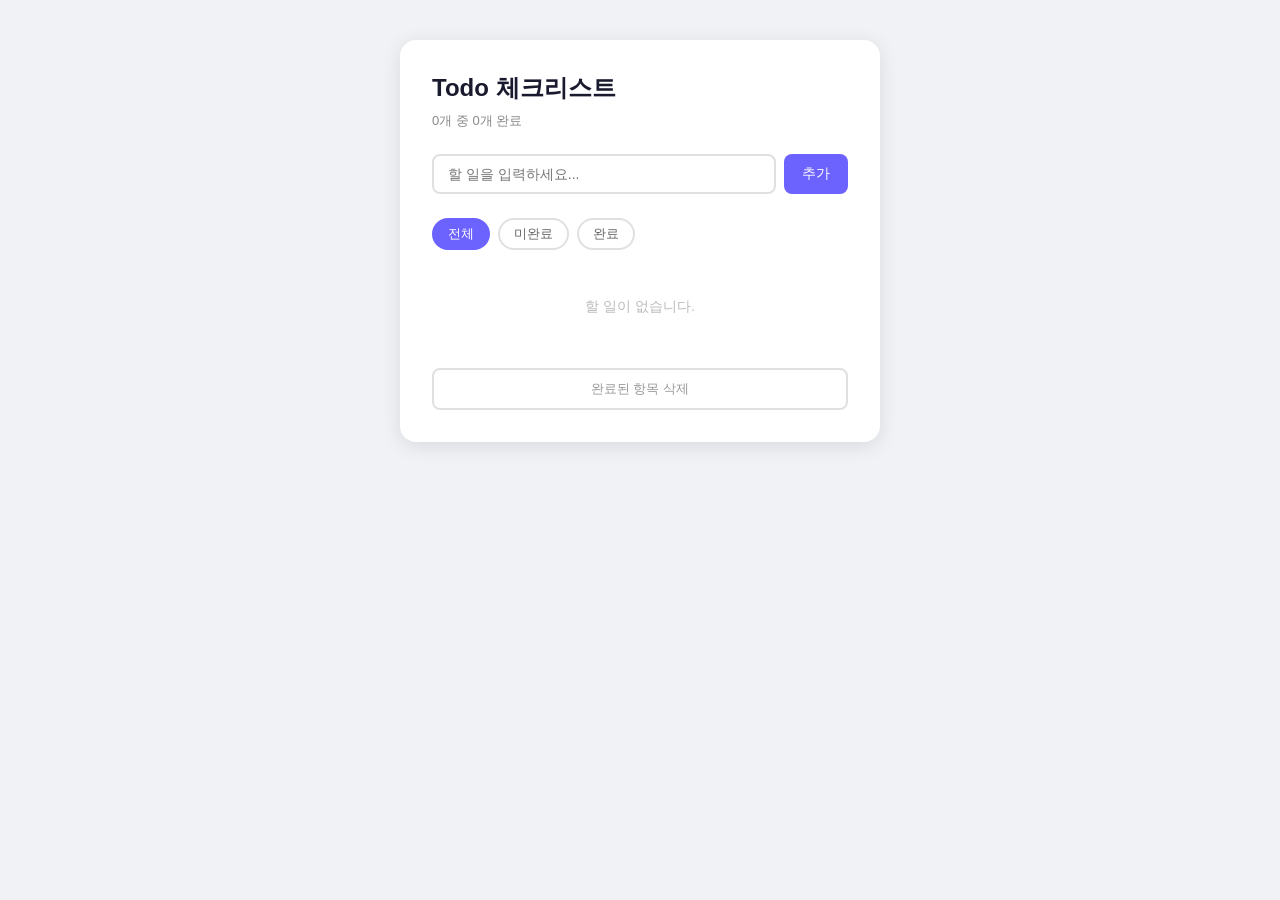
<file: todo.html>
<!DOCTYPE html>
<html lang="ko">
<head>
  <meta charset="UTF-8">
  <meta name="viewport" content="width=device-width, initial-scale=1.0">
  <title>Todo 체크리스트</title>
  <style>
    * {
      box-sizing: border-box;
      margin: 0;
      padding: 0;
    }

    body {
      font-family: 'Segoe UI', sans-serif;
      background: #f0f2f5;
      display: flex;
      justify-content: center;
      padding: 40px 16px;
      min-height: 100vh;
    }

    .container {
      background: #fff;
      border-radius: 16px;
      box-shadow: 0 4px 20px rgba(0,0,0,0.1);
      padding: 32px;
      width: 100%;
      max-width: 480px;
      height: fit-content;
    }

    h1 {
      font-size: 24px;
      color: #1a1a2e;
      margin-bottom: 8px;
    }

    .stats {
      font-size: 13px;
      color: #888;
      margin-bottom: 24px;
    }

    .input-row {
      display: flex;
      gap: 8px;
      margin-bottom: 24px;
    }

    .input-row input {
      flex: 1;
      padding: 10px 14px;
      border: 2px solid #e0e0e0;
      border-radius: 8px;
      font-size: 14px;
      outline: none;
      transition: border-color 0.2s;
    }

    .input-row input:focus {
      border-color: #6c63ff;
    }

    .input-row button {
      padding: 10px 18px;
      background: #6c63ff;
      color: #fff;
      border: none;
      border-radius: 8px;
      font-size: 14px;
      cursor: pointer;
      transition: background 0.2s;
    }

    .input-row button:hover {
      background: #574fd6;
    }

    .filter-row {
      display: flex;
      gap: 8px;
      margin-bottom: 16px;
    }

    .filter-btn {
      padding: 5px 14px;
      border: 2px solid #e0e0e0;
      border-radius: 20px;
      background: none;
      font-size: 13px;
      cursor: pointer;
      color: #666;
      transition: all 0.2s;
    }

    .filter-btn.active {
      background: #6c63ff;
      border-color: #6c63ff;
      color: #fff;
    }

    ul {
      list-style: none;
    }

    li {
      display: flex;
      align-items: center;
      gap: 12px;
      padding: 12px 8px;
      border-bottom: 1px solid #f0f0f0;
      animation: fadeIn 0.2s ease;
    }

    li:last-child {
      border-bottom: none;
    }

    @keyframes fadeIn {
      from { opacity: 0; transform: translateY(-6px); }
      to   { opacity: 1; transform: translateY(0); }
    }

    li input[type="checkbox"] {
      width: 18px;
      height: 18px;
      accent-color: #6c63ff;
      cursor: pointer;
      flex-shrink: 0;
    }

    li span {
      flex: 1;
      font-size: 15px;
      color: #333;
      transition: all 0.2s;
    }

    li.done span {
      text-decoration: line-through;
      color: #bbb;
    }

    li .delete-btn {
      background: none;
      border: none;
      color: #ccc;
      font-size: 18px;
      cursor: pointer;
      padding: 0 4px;
      transition: color 0.2s;
    }

    li .delete-btn:hover {
      color: #e74c3c;
    }

    .empty {
      text-align: center;
      color: #bbb;
      font-size: 14px;
      padding: 32px 0;
    }

    .clear-btn {
      margin-top: 20px;
      width: 100%;
      padding: 10px;
      background: none;
      border: 2px solid #e0e0e0;
      border-radius: 8px;
      color: #999;
      font-size: 13px;
      cursor: pointer;
      transition: all 0.2s;
    }

    .clear-btn:hover {
      border-color: #e74c3c;
      color: #e74c3c;
    }
  </style>
</head>
<body>
  <div class="container">
    <h1>Todo 체크리스트</h1>
    <p class="stats" id="stats">0개 중 0개 완료</p>

    <div class="input-row">
      <input type="text" id="todoInput" placeholder="할 일을 입력하세요..." />
      <button onclick="addTodo()">추가</button>
    </div>

    <div class="filter-row">
      <button class="filter-btn active" onclick="setFilter('all', this)">전체</button>
      <button class="filter-btn" onclick="setFilter('active', this)">미완료</button>
      <button class="filter-btn" onclick="setFilter('done', this)">완료</button>
    </div>

    <ul id="todoList"></ul>
    <p class="empty" id="emptyMsg" style="display:none;">할 일이 없습니다.</p>

    <button class="clear-btn" onclick="clearDone()">완료된 항목 삭제</button>
  </div>

  <script>
    let todos = JSON.parse(localStorage.getItem('todos') || '[]');
    let filter = 'all';

    function save() {
      localStorage.setItem('todos', JSON.stringify(todos));
    }

    function render() {
      const list = document.getElementById('todoList');
      const emptyMsg = document.getElementById('emptyMsg');

      const filtered = todos.filter(t => {
        if (filter === 'active') return !t.done;
        if (filter === 'done') return t.done;
        return true;
      });

      list.innerHTML = '';
      filtered.forEach(todo => {
        const li = document.createElement('li');
        if (todo.done) li.classList.add('done');

        li.innerHTML = `
          <input type="checkbox" ${todo.done ? 'checked' : ''} onchange="toggle(${todo.id})" />
          <span>${escapeHtml(todo.text)}</span>
          <button class="delete-btn" onclick="remove(${todo.id})">×</button>
        `;
        list.appendChild(li);
      });

      emptyMsg.style.display = filtered.length === 0 ? 'block' : 'none';

      const total = todos.length;
      const done = todos.filter(t => t.done).length;
      document.getElementById('stats').textContent = `${total}개 중 ${done}개 완료`;
    }

    function addTodo() {
      const input = document.getElementById('todoInput');
      const text = input.value.trim();
      if (!text) return;

      todos.push({ id: Date.now(), text, done: false });
      input.value = '';
      save();
      render();
    }

    function toggle(id) {
      const todo = todos.find(t => t.id === id);
      if (todo) todo.done = !todo.done;
      save();
      render();
    }

    function remove(id) {
      todos = todos.filter(t => t.id !== id);
      save();
      render();
    }

    function setFilter(f, btn) {
      filter = f;
      document.querySelectorAll('.filter-btn').forEach(b => b.classList.remove('active'));
      btn.classList.add('active');
      render();
    }

    function clearDone() {
      todos = todos.filter(t => !t.done);
      save();
      render();
    }

    function escapeHtml(str) {
      return str.replace(/&/g,'&amp;').replace(/</g,'&lt;').replace(/>/g,'&gt;');
    }

    document.getElementById('todoInput').addEventListener('keydown', e => {
      if (e.key === 'Enter') addTodo();
    });

    render();
  </script>
</body>
</html>
</file>
<file: shared.css>
/* ── 테마 변수 ── */
:root {
  --bg: #f5f5f7;
  --card-bg: #ffffff;
  --card-thumb-bg: #f0f0f5;
  --navbar-bg: rgba(255,255,255,0.9);
  --text-primary: #1a1a2e;
  --text-secondary: #555577;
  --text-muted: #aaaacc;
  --accent: #5566ff;
  --accent-light: #eef0ff;
  --border: #e0e0ee;
  --shadow: rgba(85, 102, 255, 0.15);
  --footer-bg: #1a1a2e;
  --footer-text: #aaaacc;
  --ad-bg: #f8f8fc;
}

body.dark {
  --bg: #0d0d1a;
  --card-bg: #1a1a2e;
  --card-thumb-bg: #12122a;
  --navbar-bg: rgba(13,13,26,0.95);
  --text-primary: #e8e8f8;
  --text-secondary: #9999bb;
  --text-muted: #55557a;
  --accent: #7788ff;
  --accent-light: #1a1a3a;
  --border: #2a2a42;
  --shadow: rgba(119, 136, 255, 0.2);
  --footer-bg: #080814;
  --footer-text: #55557a;
  --ad-bg: #12122a;
}

* { margin: 0; padding: 0; box-sizing: border-box; }

body {
  background: var(--bg);
  color: var(--text-primary);
  font-family: 'Segoe UI', Apple SD Gothic Neo, sans-serif;
  transition: background 0.3s, color 0.3s;
  min-height: 100vh;
  display: flex;
  flex-direction: column;
}

/* ── 네비게이션 ── */
.navbar {
  position: sticky;
  top: 0;
  z-index: 50;
  background: var(--navbar-bg);
  backdrop-filter: blur(12px);
  border-bottom: 1px solid var(--border);
  transition: background 0.3s, border-color 0.3s;
}

.nav-inner {
  max-width: 1000px;
  margin: 0 auto;
  padding: 0 20px;
  height: 60px;
  display: flex;
  align-items: center;
  gap: 32px;
}

.nav-logo {
  font-size: 1.15rem;
  font-weight: 800;
  color: var(--text-primary);
  text-decoration: none;
  white-space: nowrap;
  transition: color 0.3s;
}

.nav-links {
  display: flex;
  gap: 4px;
  list-style: none;
  flex: 1;
}

.nav-links a {
  display: block;
  padding: 6px 14px;
  border-radius: 8px;
  font-size: 0.9rem;
  font-weight: 500;
  color: var(--text-secondary);
  text-decoration: none;
  transition: background 0.2s, color 0.2s;
}

.nav-links a:hover,
.nav-links a.active {
  background: var(--accent-light);
  color: var(--accent);
}

.theme-toggle {
  background: var(--accent-light);
  border: none;
  border-radius: 50%;
  width: 36px;
  height: 36px;
  font-size: 1.1rem;
  cursor: pointer;
  display: flex;
  align-items: center;
  justify-content: center;
  transition: background 0.2s, transform 0.1s;
  flex-shrink: 0;
}

.theme-toggle:hover { transform: rotate(20deg); }

/* ── 푸터 ── */
.footer {
  margin-top: auto;
  background: var(--footer-bg);
  padding: 32px 20px;
  transition: background 0.3s;
}

.footer-inner {
  max-width: 1000px;
  margin: 0 auto;
  text-align: center;
}

.footer-links {
  display: flex;
  justify-content: center;
  gap: 24px;
  margin-bottom: 12px;
  flex-wrap: wrap;
}

.footer-links a {
  color: var(--footer-text);
  text-decoration: none;
  font-size: 0.88rem;
  transition: color 0.2s;
}

.footer-links a:hover { color: var(--accent); }

.footer-copy {
  color: var(--footer-text);
  font-size: 0.82rem;
}
</file>
<file: todo/style.css>
@import url('https://fonts.googleapis.com/css2?family=Nunito:wght@400;600;700;800;900&display=swap');

* {
  box-sizing: border-box;
  margin: 0;
  padding: 0;
}

body {
  font-family: 'Nunito', 'Segoe UI', sans-serif;
  background: #1e1212;
  display: flex;
  justify-content: center;
  align-items: flex-start;
  padding: 48px 16px;
  min-height: 100vh;
}

/* ── 배경 데코 원 ── */
body::before,
body::after {
  content: '';
  position: fixed;
  border-radius: 50%;
  pointer-events: none;
  z-index: 0;
}
body::before {
  width: 340px;
  height: 340px;
  background: radial-gradient(circle, rgba(255, 214, 0, 0.18), transparent 70%);
  top: -80px;
  left: -80px;
}
body::after {
  width: 300px;
  height: 300px;
  background: radial-gradient(circle, rgba(201, 130, 255, 0.18), transparent 70%);
  bottom: -60px;
  right: -60px;
}

/* ── 카드 컨테이너 ── */
.container {
  position: relative;
  z-index: 1;
  background: #2a1a1a;
  border-radius: 24px;
  border: 2px solid #3d2424;
  box-shadow:
    0 0 0 4px rgba(255, 214, 0, 0.08),
    0 24px 60px rgba(0, 0, 0, 0.5);
  padding: 36px 32px;
  width: 100%;
  max-width: 500px;
  height: fit-content;
}

/* ── 헤더 ── */
.header {
  display: flex;
  align-items: center;
  gap: 14px;
  margin-bottom: 6px;
}

.header-icon {
  width: 48px;
  height: 48px;
  background: #ffd600;
  border-radius: 14px;
  display: flex;
  align-items: center;
  justify-content: center;
  font-size: 24px;
  box-shadow: 0 4px 12px rgba(255, 214, 0, 0.4);
  flex-shrink: 0;
}

h1 {
  font-size: 26px;
  font-weight: 900;
  color: #fff;
  letter-spacing: -0.5px;
}

h1 span {
  color: #ffd600;
}

.stats {
  font-size: 13px;
  color: #7a5a5a;
  margin-bottom: 28px;
  margin-left: 62px;
  font-weight: 600;
}

/* ── 진행 바 ── */
.progress-wrap {
  background: #3d2424;
  border-radius: 99px;
  height: 8px;
  margin-bottom: 28px;
  overflow: hidden;
}

.progress-bar {
  height: 100%;
  background: linear-gradient(90deg, #ffd600, #c982ff);
  border-radius: 99px;
  transition: width 0.4s ease;
  width: 0%;
}

/* ── 입력 영역 ── */
.input-row {
  display: flex;
  gap: 10px;
  margin-bottom: 20px;
}

.input-row input {
  flex: 1;
  padding: 12px 16px;
  background: #3d2424;
  border: 2px solid #5a3333;
  border-radius: 12px;
  font-size: 14px;
  font-family: inherit;
  font-weight: 600;
  color: #fff;
  outline: none;
  transition: border-color 0.2s, box-shadow 0.2s;
}

.input-row input::placeholder {
  color: #7a5a5a;
}

.input-row input:focus {
  border-color: #ffd600;
  box-shadow: 0 0 0 3px rgba(255, 214, 0, 0.15);
}

.input-row button {
  padding: 12px 20px;
  background: #ffd600;
  color: #1e1212;
  border: none;
  border-radius: 12px;
  font-size: 14px;
  font-family: inherit;
  font-weight: 800;
  cursor: pointer;
  transition: transform 0.15s, box-shadow 0.15s;
  box-shadow: 0 4px 14px rgba(255, 214, 0, 0.35);
}

.input-row button:hover {
  transform: translateY(-2px);
  box-shadow: 0 6px 20px rgba(255, 214, 0, 0.5);
}

.input-row button:active {
  transform: translateY(0);
}

/* ── 필터 탭 ── */
.filter-row {
  display: flex;
  gap: 8px;
  margin-bottom: 20px;
}

.filter-btn {
  padding: 6px 16px;
  border: 2px solid #5a3333;
  border-radius: 99px;
  background: none;
  font-size: 13px;
  font-family: inherit;
  font-weight: 700;
  cursor: pointer;
  color: #7a5a5a;
  transition: all 0.2s;
}

.filter-btn:hover {
  border-color: #ffd600;
  color: #ffd600;
}

.filter-btn.active {
  background: #ffd600;
  border-color: #ffd600;
  color: #1e1212;
}

/* ── Todo 목록 ── */
ul {
  list-style: none;
  display: flex;
  flex-direction: column;
  gap: 8px;
}

li {
  display: flex;
  align-items: center;
  gap: 12px;
  padding: 14px 16px;
  background: #3d2424;
  border: 2px solid #5a3333;
  border-radius: 14px;
  animation: fadeIn 0.25s ease;
  transition: border-color 0.2s, box-shadow 0.2s;
}

li:hover {
  border-color: #7a4444;
  box-shadow: 0 4px 16px rgba(0, 0, 0, 0.3);
}

li.done {
  background: #2e1e1e;
  border-color: #3d2424;
}

@keyframes fadeIn {
  from { opacity: 0; transform: translateY(-8px) scale(0.97); }
  to   { opacity: 1; transform: translateY(0) scale(1); }
}

/* 커스텀 체크박스 */
li input[type="checkbox"] {
  appearance: none;
  -webkit-appearance: none;
  width: 22px;
  height: 22px;
  border: 2.5px solid #7a5a5a;
  border-radius: 7px;
  cursor: pointer;
  flex-shrink: 0;
  position: relative;
  transition: all 0.2s;
  background: transparent;
}

li input[type="checkbox"]:checked {
  background: #ffd600;
  border-color: #ffd600;
}

li input[type="checkbox"]:checked::after {
  content: '';
  position: absolute;
  left: 5px;
  top: 2px;
  width: 6px;
  height: 11px;
  border: 2.5px solid #1e1212;
  border-top: none;
  border-left: none;
  transform: rotate(45deg);
}

li span {
  flex: 1;
  font-size: 15px;
  font-weight: 700;
  color: #f0d0d0;
  transition: all 0.2s;
}

li.done span {
  text-decoration: line-through;
  color: #5a3a3a;
}

/* 우선순위 태그 */
li .tag {
  font-size: 11px;
  font-weight: 800;
  padding: 3px 10px;
  border-radius: 99px;
  background: rgba(201, 130, 255, 0.2);
  color: #c982ff;
  flex-shrink: 0;
}

li .delete-btn {
  background: none;
  border: none;
  color: #5a3a3a;
  font-size: 20px;
  cursor: pointer;
  padding: 0 2px;
  line-height: 1;
  transition: color 0.2s, transform 0.2s;
}

li .delete-btn:hover {
  color: #ff5c5c;
  transform: scale(1.2);
}

/* ── 빈 상태 ── */
.empty {
  text-align: center;
  color: #5a3a3a;
  font-size: 14px;
  font-weight: 700;
  padding: 36px 0;
}

.empty-icon {
  font-size: 40px;
  display: block;
  margin-bottom: 10px;
}

/* ── 하단 버튼 ── */
.clear-btn {
  margin-top: 20px;
  width: 100%;
  padding: 12px;
  background: none;
  border: 2px solid #5a3333;
  border-radius: 12px;
  color: #7a5a5a;
  font-size: 13px;
  font-family: inherit;
  font-weight: 700;
  cursor: pointer;
  transition: all 0.2s;
}

.clear-btn:hover {
  border-color: #ff5c5c;
  color: #ff5c5c;
  background: rgba(255, 92, 92, 0.06);
}
</file>
<file: whack-a-mole/style.css>
/* ── 게임 레이아웃 ── */
body {
  display: flex;
  flex-direction: column;
  min-height: 100vh;
}

.game-ad-top,
.game-ad-bottom {
  max-width: 760px;
  margin: 12px auto;
  width: 100%;
  padding: 0 20px;
}

.ad-label {
  background: var(--ad-bg, #f8f8fc);
  border: 1px dashed var(--border, #e0e0ee);
  border-radius: 8px;
  height: 90px;
  display: flex;
  align-items: center;
  justify-content: center;
  color: var(--text-muted, #aaaacc);
  font-size: 0.8rem;
  transition: background 0.3s, border-color 0.3s;
}

.game-layout {
  display: flex;
  justify-content: center;
  gap: 28px;
  padding: 20px 20px 0;
  flex: 1;
}

.game-main { flex-shrink: 0; }

.game-aside {
  width: 260px;
  flex-shrink: 0;
  display: flex;
  flex-direction: column;
  gap: 16px;
  padding-top: 8px;
}

.ad-side-box {
  background: var(--ad-bg, #f8f8fc);
  border: 1px dashed var(--border, #e0e0ee);
  border-radius: 12px;
  height: 250px;
  display: flex;
  align-items: center;
  justify-content: center;
  color: var(--text-muted, #aaaacc);
  font-size: 0.8rem;
  transition: background 0.3s;
}

.guide-box {
  background: var(--card-bg, #fff);
  border: 1px solid var(--border, #e0e0ee);
  border-radius: 12px;
  padding: 20px;
  transition: background 0.3s, border-color 0.3s;
}

.guide-box h3 {
  font-size: 0.95rem;
  font-weight: 700;
  color: var(--text-primary, #1a1a2e);
  margin-bottom: 12px;
}

.guide-box ul {
  list-style: none;
  display: flex;
  flex-direction: column;
  gap: 8px;
}

.guide-box li {
  font-size: 0.82rem;
  color: var(--text-secondary, #555577);
  line-height: 1.5;
}

.game-info-section {
  max-width: 760px;
  margin: 32px auto 0;
  padding: 0 20px;
}

.game-info-inner {
  background: var(--card-bg, #fff);
  border: 1px solid var(--border, #e0e0ee);
  border-radius: 14px;
  padding: 24px 28px;
  transition: background 0.3s, border-color 0.3s;
}

.game-info-inner h2 {
  font-size: 1rem;
  font-weight: 700;
  color: var(--text-primary, #1a1a2e);
  margin-bottom: 10px;
}

.game-info-inner p {
  font-size: 0.88rem;
  color: var(--text-secondary, #555577);
  line-height: 1.8;
}

@media (max-width: 760px) {
  .game-layout { flex-direction: column; align-items: center; }
  .game-aside { width: 100%; flex-direction: row; flex-wrap: wrap; }
  .ad-side-box { flex: 1; min-width: 200px; height: 120px; }
  .guide-box { flex: 1; min-width: 200px; }
}

/* ── 테마 변수 ── */
:root {
  --bg-from: #6fa84a;
  --bg-to: #3d6127;
  --overlay-bg: rgba(0, 0, 0, 0.65);
  --box-bg: #ffffff;
  --box-h1: #333333;
  --box-p: #666666;
  --btn-bg: #e8a020;
  --btn-hover: #cf8a10;
  --stat-bg: rgba(0, 0, 0, 0.25);
  --stat-label: #c8f0a0;
  --stat-value: #ffffff;
  --title-color: #ffffff;
  --title-shadow: rgba(0, 0, 0, 0.3);
  --ground-color: #4a3020;
  --ground-shadow: #3a2010;
  --toggle-bg: rgba(0, 0, 0, 0.2);
  --toggle-color: #ffffff;
  --toggle-hover: rgba(0, 0, 0, 0.35);
}

body.dark {
  --bg-from: #1a1a2e;
  --bg-to: #0d0d1a;
  --overlay-bg: rgba(0, 0, 0, 0.8);
  --box-bg: #1e1e30;
  --box-h1: #e8e8f0;
  --box-p: #9999bb;
  --btn-bg: #5566ff;
  --btn-hover: #3344dd;
  --stat-bg: rgba(255, 255, 255, 0.08);
  --stat-label: #8899ff;
  --stat-value: #ffffff;
  --title-color: #ccccff;
  --title-shadow: rgba(100, 100, 255, 0.4);
  --ground-color: #2a1a0e;
  --ground-shadow: #1a0e06;
  --toggle-bg: rgba(255, 255, 255, 0.1);
  --toggle-color: #ccccff;
  --toggle-hover: rgba(255, 255, 255, 0.18);
}

body {
  background: var(--bg-from);
  background-image: radial-gradient(ellipse at top, var(--bg-from), var(--bg-to));
  min-height: 100vh;
  font-family: 'Segoe UI', sans-serif;
  display: flex;
  align-items: center;
  justify-content: center;
  transition: background 0.4s, background-image 0.4s;
}

/* ── 오버레이 ── */
.overlay {
  position: fixed;
  inset: 0;
  background: var(--overlay-bg);
  display: flex;
  align-items: center;
  justify-content: center;
  z-index: 100;
  transition: background 0.4s;
}

.overlay.hidden {
  display: none;
}

.overlay-box {
  background: var(--box-bg);
  border-radius: 24px;
  padding: 48px 56px;
  text-align: center;
  box-shadow: 0 20px 60px rgba(0, 0, 0, 0.4);
  animation: popIn 0.35s cubic-bezier(0.34, 1.56, 0.64, 1);
  transition: background 0.4s;
}

@keyframes popIn {
  from { transform: scale(0.6); opacity: 0; }
  to   { transform: scale(1);   opacity: 1; }
}

.title-mole {
  font-size: 72px;
  margin-bottom: 12px;
}

.overlay-box h1 {
  font-size: 2rem;
  color: var(--box-h1);
  margin-bottom: 12px;
  transition: color 0.4s;
}

.overlay-box p {
  color: var(--box-p);
  margin-bottom: 32px;
  font-size: 1rem;
  transition: color 0.4s;
}

.overlay-box button {
  background: var(--btn-bg);
  color: #fff;
  border: none;
  border-radius: 50px;
  padding: 14px 48px;
  font-size: 1.1rem;
  font-weight: 700;
  cursor: pointer;
  transition: background 0.2s, transform 0.1s;
}

.overlay-box button:hover {
  background: var(--btn-hover);
  transform: scale(1.05);
}

/* ── 게임 컨테이너 ── */
.game-container {
  width: 560px;
  user-select: none;
}

header {
  display: flex;
  align-items: center;
  justify-content: space-between;
  margin-bottom: 12px;
}

.game-title {
  color: var(--title-color);
  font-size: 1.6rem;
  text-shadow: 0 2px 6px var(--title-shadow);
  transition: color 0.4s;
}

.stat {
  background: var(--stat-bg);
  border-radius: 16px;
  padding: 10px 20px;
  text-align: center;
  min-width: 90px;
  transition: background 0.4s;
}

.stat .label {
  display: block;
  color: var(--stat-label);
  font-size: 0.75rem;
  font-weight: 600;
  letter-spacing: 0.05em;
  text-transform: uppercase;
  transition: color 0.4s;
}

.stat .value {
  display: block;
  color: var(--stat-value);
  font-size: 1.8rem;
  font-weight: 800;
  line-height: 1.2;
}

/* ── 테마 토글 버튼 ── */
.theme-bar {
  display: flex;
  justify-content: flex-end;
  margin-bottom: 16px;
}

.theme-toggle {
  display: flex;
  align-items: center;
  gap: 6px;
  background: var(--toggle-bg);
  color: var(--toggle-color);
  border: none;
  border-radius: 50px;
  padding: 7px 16px;
  font-size: 0.85rem;
  font-weight: 600;
  cursor: pointer;
  transition: background 0.2s, color 0.4s;
}

.theme-toggle:hover {
  background: var(--toggle-hover);
}

.theme-icon {
  font-size: 1rem;
}

/* ── 그리드 ── */
.grid {
  display: grid;
  grid-template-columns: repeat(3, 1fr);
  gap: 20px;
}

/* ── 구멍 ── */
.hole {
  position: relative;
  height: 150px;
  overflow: hidden;
  cursor: url("data:image/svg+xml,<svg xmlns='http://www.w3.org/2000/svg' width='40' height='40'><text y='34' font-size='34'>🔨</text></svg>") 8 8, pointer;
}

.hole-ground {
  position: absolute;
  bottom: 0;
  left: 50%;
  transform: translateX(-50%);
  width: 120px;
  height: 50px;
  background: var(--ground-color);
  border-radius: 50%;
  box-shadow: 0 8px 0 var(--ground-shadow), inset 0 -6px 12px rgba(0, 0, 0, 0.5);
  z-index: 1;
  transition: background 0.4s;
}

/* ── 두더지 ── */
.mole {
  position: absolute;
  bottom: 14px;
  left: 50%;
  transform: translateX(-50%) translateY(100%);
  width: 90px;
  height: 100px;
  transition: transform 0.18s cubic-bezier(0.34, 1.3, 0.64, 1);
  pointer-events: none;
  text-align: center;
  line-height: 1;
  filter: drop-shadow(0 4px 8px rgba(0, 0, 0, 0.4));
  z-index: 2;
}

.mole img {
  width: 90px;
  height: 100px;
  object-fit: cover;
  object-position: center top;
  border-radius: 50% 50% 40% 40%;
  border: 3px solid #fff;
  display: block;
}

.hole.up .mole {
  transform: translateX(-50%) translateY(0%);
}

/* 맞았을 때 */
.hole.whacked .mole {
  filter: drop-shadow(0 0 12px #ffdd00) brightness(1.4);
  transition: none;
}

/* ── 히트 메시지 ── */
.hit-message {
  position: fixed;
  font-size: 2.5rem;
  font-weight: 900;
  color: #ffdd00;
  text-shadow: 0 2px 8px rgba(0, 0, 0, 0.5);
  pointer-events: none;
  opacity: 0;
  transition: none;
}

.hit-message.show {
  animation: floatUp 0.7s ease-out forwards;
}

@keyframes floatUp {
  0%   { opacity: 1; transform: translateY(0) scale(1.3); }
  100% { opacity: 0; transform: translateY(-80px) scale(0.8); }
}

/* ── 피 물방울 ── */
.blood-drop {
  position: fixed;
  width: 10px;
  height: 14px;
  background: radial-gradient(circle at 40% 35%, #ff4444, #990000);
  border-radius: 50% 50% 60% 60%;
  pointer-events: none;
  z-index: 999;
  animation: bloodSplat 0.6s ease-out forwards;
}

@keyframes bloodSplat {
  0%   { transform: translate(0, 0) scale(1.2); opacity: 1; }
  100% { transform: translate(var(--tx), var(--ty)) scale(0.2); opacity: 0; }
}

/* ── 타이머 경고 ── */
.stat .value.danger {
  color: #ff6b6b;
  animation: pulse 0.5s infinite alternate;
}

@keyframes pulse {
  from { transform: scale(1); }
  to   { transform: scale(1.15); }
}
</file>
